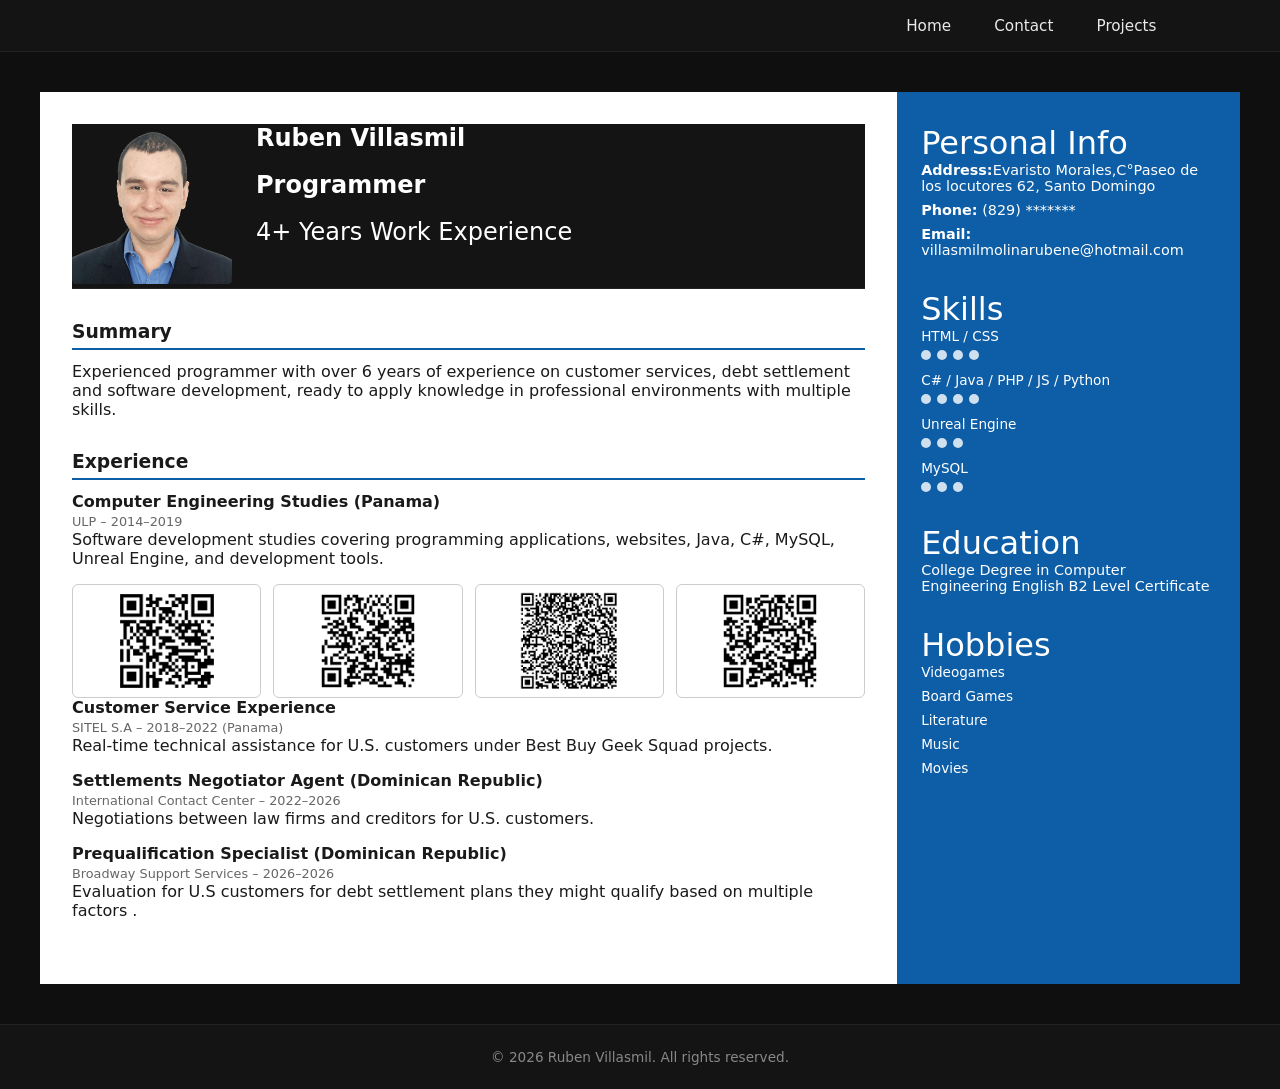
<file: index.html>
<!DOCTYPE html>
<html lang="en">
<head>
  <meta charset="UTF-8" />
  <meta name="viewport" content="width=device-width, initial-scale=1.0" />
  <title>Home</title>
  <link rel="stylesheet" href="assets/css/personal _portfolio.css" />
  <style>
    /* ===============================
       Base Reset
       =============================== */
    *, *::before, *::after {
      box-sizing: border-box;
      margin: 0;
      padding: 0;
    }

    body {
      font-family: system-ui, -apple-system, Segoe UI, Roboto, sans-serif;
      background-color: #0f0f0f;
      color: #eaeaea;
      min-height: 100vh;
      display: flex;
      flex-direction: column;
    }

    a {
      color: inherit;
      text-decoration: none;
    }

    /* ===============================
       Header
       =============================== */
    header {
      background-color: #141414;
      border-bottom: 1px solid #222;
    }

    .nav-container {
      max-width: 1100px;
      margin: 0 auto;
      padding: 1rem 1.5rem;
      display: flex;
      align-items: center;
      justify-content: space-between;
    }

    .logo {
      font-size: 1.2rem;
      font-weight: 600;
      letter-spacing: 0.5px;
    }

    nav ul {
      list-style: none;
      display: flex;
      gap: 1.5rem;
      align-items: center;
    }

    nav li {
      position: relative;
    }

    nav a {
      font-size: 0.95rem;
      padding: 0.4rem 0.6rem;
      transition: color 0.2s ease;
    }

    nav a:hover,
    nav a:focus {
      color: #f0c674;
      outline: none;
    }

    /* ===============================
       Dropdown Menu
       =============================== */
    .dropdown {
      position: absolute;
      top: 130%;
      left: 0;
      min-width: 180px;
      background-color: #1a1a1a;
      border: 1px solid #2a2a2a;
      border-radius: 6px;
      padding: 0.5rem 0;
      opacity: 0;
      visibility: hidden;
      transform: translateY(-8px);
      transition:
        opacity 0.2s ease,
        transform 0.2s ease,
        visibility 0.2s;
      z-index: 100;
    }

    .dropdown a {
      display: block;
      padding: 0.6rem 1rem;
      font-size: 0.9rem;
      white-space: nowrap;
    }

    .dropdown a:hover {
      background-color: #242424;
    }

    /* Show dropdown on hover or focus */
    li:hover > .dropdown,
    li:focus-within > .dropdown {
      opacity: 1;
      visibility: visible;
      transform: translateY(0);
    }

    /* ===============================
       Footer
       =============================== */
    footer {
      background-color: #141414;
      border-top: 1px solid #222;
      padding: 1.5rem;
      text-align: center;
      font-size: 0.85rem;
      color: #888;
    }
  </style>
</head>
<body>

  <!-- Header -->
  <header>
    <div class="nav-container">
      <div class="logo"></div>

      <nav>
        <ul>
          <li><a href="index.html">Home</a></li>
          <li><a href="contact.html">Contact</a></li>

          <li>
            <a href="#" aria-haspopup="true">Projects</a>
            <div class="dropdown" role="menu">
              <a href="#" role="menuitem">Other Websites</a>
              <a href="#" role="menuitem">YouTube</a> 
              <a href="CV-EN-4.pdf" download role="menuitem">CV Download</a>
            </div>
          </li>
        </ul>
      </nav>
    </div>
  </header>

  <!-- Main -->
  <main class="portfolio">

    <!-- LEFT COLUMN -->
    <section class="main-column">

      <!-- HEADER -->
      <header class="profile-header">
        <div class="profile-image">
          <img src="images/PortfolioPictures/yo_transparent (2).png" alt="Profile photo">
        </div>

        <div class="profile-info">
          <h6>Ruben Villasmil</h6>
          <br>
          <h6>Programmer</h6>
          <br>
          <p-experience>4+ Years Work Experience</p-experience>
        </div>
      </header>

      <!-- SUMMARY -->
      <section class="card summary">
        <h3>Summary</h3>
        <p>
          Experienced programmer with over 6 years of experience on customer
          services, debt settlement and software development, ready to apply knowledge in
          professional environments with multiple skills.
        </p>
      </section>

      <!-- EXPERIENCE -->
      <section class="card experience">
        <h3>Experience</h3>

        <article class="job">
          <h4>Computer Engineering Studies (Panama)</h4>
          <span class="job-meta">ULP – 2014–2019</span>
          <p>
            Software development studies covering programming applications,
            websites, Java, C#, MySQL, Unreal Engine, and development tools.
          </p>
        </article>

        <!-- QR GRID -->
        <div class="qr-grid">
          <a href="https://sketchfab.com/rubenvillas" class="qr-button" target="_blank"  rel="noopener">
              <img src="images/PortfolioPictures/QR/sketchfab qr.png" alt="Sketchfab link">
          </a>
          <a href="https://www.youtube.com/@rubenvillasmil7013" class="qr-button" target="_blank"  rel="noopener">
              <img src="images/PortfolioPictures/QR/link principal  youtube.png" alt="youtube link">
          </a>
          <a href="https://2017.spaceappschallenge.org/challenges/ideate-and-create/small-spaces-big-ideas/teams/ecofridome/members" class="qr-button" target="_blank"  rel="noopener">
              <img src="images/PortfolioPictures/QR/NASAQR.png" alt="NASA Space App Link">
          </a>

          <a href="TCV3.pdf" class="qr-button" download> 
              <img src="images/PortfolioPictures/QR/TCV3-QR.png" alt="Download titles">
          </a>

        </div>
<!--=========================================================================================================================================-->     
        <article class="job">
          <h4>Customer Service Experience</h4>
          <span class="job-meta">SITEL S.A – 2018–2022 (Panama)</span>
          <p>
            Real-time technical assistance for U.S. customers under Best Buy
            Geek Squad projects.
          </p>
        </article>

        <article class="job">
          <h4>Settlements Negotiator Agent (Dominican Republic)</h4>
          <span class="job-meta">International Contact Center – 2022–2026</span>
          <p>
            Negotiations between law firms and creditors for U.S. customers.
          </p>
        </article>

         <article class="job">
          <h4>Prequalification Specialist (Dominican Republic)</h4>
          <span class="job-meta">Broadway Support Services – 2026–2026</span>
          <p>
            Evaluation for U.S customers for debt settlement plans they might qualify based on multiple factors .
          </p>
        </article>
        
      </section>

    </section>

    <!-- RIGHT COLUMN -->
    <aside class="sidebar">

      <!-- PERSONAL INFO -->
      <section class="sidebar-block">
        <h7>Personal Info</h7>
        <ul>
          <li><strong>Address:</strong>Evaristo Morales,C°Paseo de los locutores 62, Santo Domingo</li>
          <li><strong>Phone:</strong> (829) *******</li>
          <li><strong>Email:</strong> villasmilmolinarubene@hotmail.com</li>
        </ul>
      </section>

      <!-- SKILLS -->
      <section class="sidebar-block">
        <h7>Skills</h7>

        <div class="skill">
          <span>HTML / CSS</span>
          <div class="dots"><span></span><span></span><span></span><span></span></div>
        </div>

        <div class="skill">
          <span>C# / Java / PHP / JS / Python</span>
          <div class="dots"><span></span><span></span><span></span><span></span></div>
        </div>

        <div class="skill">
          <span>Unreal Engine</span>
          <div class="dots"><span></span><span></span><span></span></div>
        </div>

        <div class="skill">
          <span>MySQL</span>
          <div class="dots"><span></span><span></span><span></span></div>
        </div>
      </section>

      <!-- EDUCATION -->
      <section class="sidebar-block">
        <h7>Education</h7>
        <ul>
          <span>College Degree in Computer Engineering</span>
          <span>English B2 Level Certificate</span>
        </ul>
        
      </section>

      <!-- HOBBIES -->
      <section class="sidebar-block">
        <h7>Hobbies</h7>
        <ul class="hobbies">
          <li>Videogames</li>
          <li>Board Games</li>
          <li>Literature</li>
          <li>Music</li>
          <li>Movies</li>
        </ul>
      </section>

    </aside>

  </main>

  <!-- Footer -->
  <footer>
    © 2026 Ruben Villasmil. All rights reserved.
  </footer>

</body>
</html>
</file>
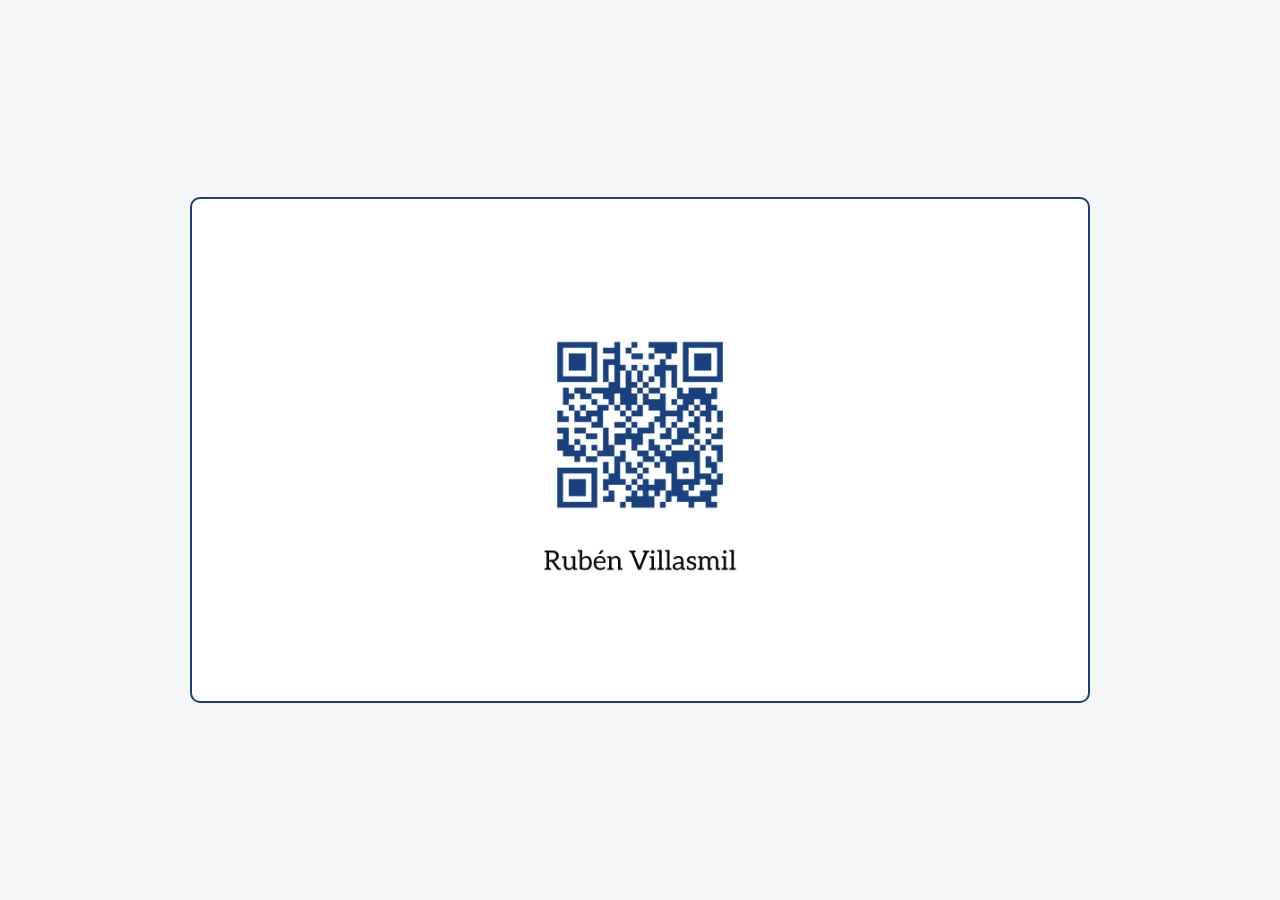
<file: contact.html>
<!DOCTYPE html>
<html lang="en">
<head>
  <meta charset="UTF-8">
  <meta name="viewport" content="width=device-width, initial-scale=1.0">
  <title>Contact Card</title>

  <!-- CSS -->
  <link rel="stylesheet" href="assets/css/Contact-card.css">
</head>
<body>

  <section class="contact-section">

    <div class="contact-card">

      <div class="card-inner">

        <!-- FRONT FACE -->
        <div class="card-face card-front">
          <div class="front-card-wrapper">

            <!-- Front QR -->
            <img
              src="images/Contact Card/page-1.png"
             
              class="front-qr"
            >

            <!-- Optional text below QR -->
           <!-- <div class="front-text">
              Scan to save my contact
            </div>-->

          </div>
        </div>

        <!-- BACK FACE -->
        <div class="card-face card-back">
          <div class="back-card-wrapper">

            <!-- Background image -->
            <img
              src="images/Contact Card/page-2.png"
              alt="Contact details and certificates"
              class="back-card-image"
            >

            <!-- Top-left QR (external link) -->
            <a
              href="CV-EN-2.pdf"
              class="qr-hotspot qr-top-left"
              target="_blank"
              rel="noopener noreferrer"
              aria-label="Open CV PDF"
            ></a>

            <!-- Bottom-right QR (download) -->
            <a
              href="TC-V3.pdf"
              class="qr-hotspot qr-bottom-right"
              download
              aria-label="Download certificates"
            ></a>

          </div>
        </div>

      </div>

    </div>

  </section>

</body>
</html>
</file>
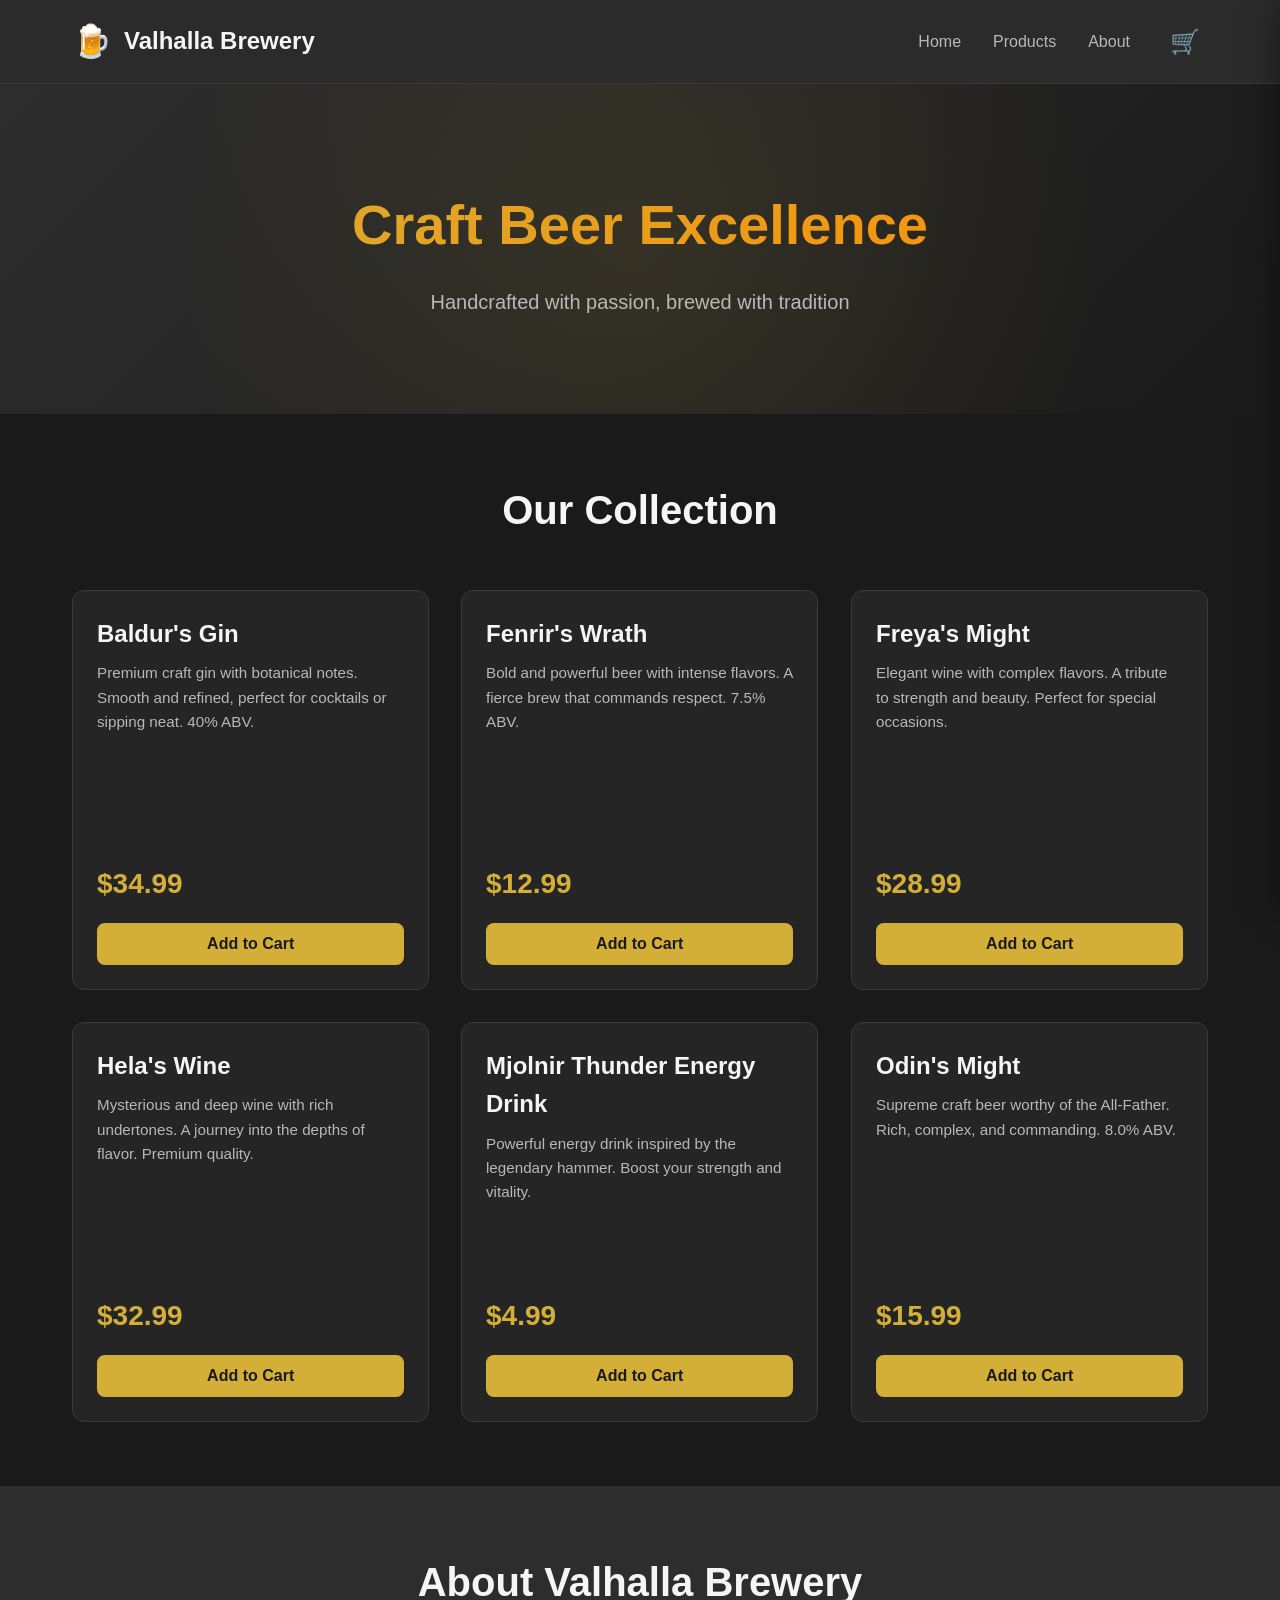
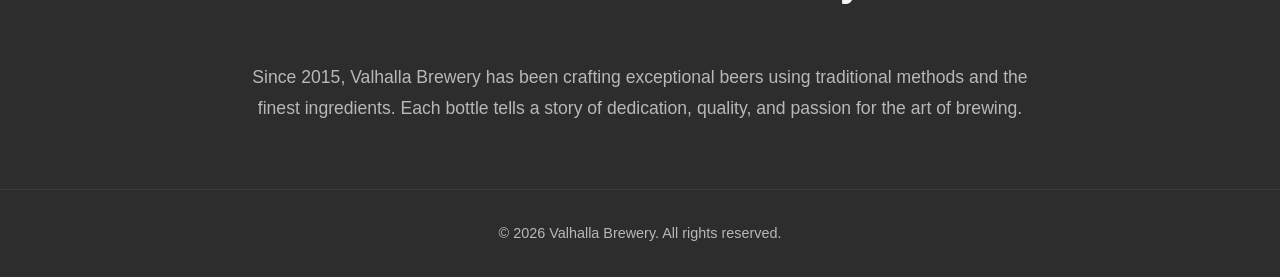
<file: valhalla-Brewery.html>
<!doctype html>
<html lang="en">
<head>
  <meta charset="utf-8" />
  <meta name="viewport" content="width=device-width,initial-scale=1" />
  <title>Valhalla Brewery — Craft Beer Collection</title>
  <meta name="description" content="Premium craft brewery offering handcrafted beers with rich flavors and exceptional quality." />
  <link rel="stylesheet" href="brewery-styles.css">
  <link rel="stylesheet" href="hover-effects.css">
</head>
<body>
  <header class="brewery-header">
    <div class="header-container">
      <a href="index.html" class="brewery-logo">
        <span class="logo-icon">🍺</span>
        <span class="logo-text">Valhalla Brewery</span>
      </a>
      <nav class="brewery-nav">
        <a href="index.html" class="nav-link">Home</a>
        <a href="#products" class="nav-link">Products</a>
        <a href="#about" class="nav-link">About</a>
        <button class="cart-icon-btn" id="cart-toggle" aria-label="Shopping cart">
          <span class="cart-icon">🛒</span>
          <span class="cart-badge" id="cart-badge">0</span>
        </button>
      </nav>
    </div>
  </header>

  <main>
    <section class="hero-section">
      <div class="hero-content">
        <h1 class="hero-title">Craft Beer Excellence</h1>
        <p class="hero-subtitle">Handcrafted with passion, brewed with tradition</p>
      </div>
    </section>

    <section id="products" class="products-section">
      <div class="container">
        <h2 class="section-title">Our Collection</h2>
        <div class="products-grid" id="products-grid">
          <!-- Products will be dynamically generated -->
        </div>
      </div>
    </section>

    <section id="about" class="about-section">
      <div class="container">
        <h2 class="section-title">About Valhalla Brewery</h2>
        <p class="about-text">
          Since 2015, Valhalla Brewery has been crafting exceptional beers using traditional methods 
          and the finest ingredients. Each bottle tells a story of dedication, quality, and passion 
          for the art of brewing.
        </p>
      </div>
    </section>
  </main>

  <!-- Cart Sidebar -->
  <div class="cart-overlay" id="cart-overlay"></div>
  <aside class="cart-sidebar" id="cart-sidebar">
    <div class="cart-header">
      <h2 class="cart-title">Your Cart</h2>
      <button class="cart-close" id="cart-close" aria-label="Close cart">×</button>
    </div>
    <div class="cart-content" id="cart-content">
      <div class="cart-empty" id="cart-empty">
        <p>Your cart is empty</p>
      </div>
      <div class="cart-items" id="cart-items"></div>
    </div>
    <div class="cart-footer" id="cart-footer">
      <div class="cart-total">
        <span class="total-label">Total:</span>
        <span class="total-amount" id="cart-total">$0.00</span>
      </div>
      <button class="checkout-btn" id="checkout-btn" disabled>Checkout</button>
    </div>
  </aside>

  <footer class="brewery-footer">
    <div class="container">
      <p>&copy; <span id="year"></span> Valhalla Brewery. All rights reserved.</p>
    </div>
  </footer>

  <script src="cart.js"></script>
</body>
</html>
</file>
<file: assets/css/personal _portfolio.css>
/* RESET */
* {
  margin: 0;
  padding: 0;
  box-sizing: border-box;
}

body {
  font-family: system-ui, sans-serif;
  background: #f4f6f8;
  color: #1a1a1a;
}

/* MAIN GRID */
.portfolio {
  display: grid;
  grid-template-columns: 2.5fr 1fr;
  max-width: 1200px;
  margin: 40px auto;
  background: #ffffff;
}

.portfolio h1, h2, h3, h4, p {
  color: #1a1a1a;

}
.portfolio h6, p-experience{
  color: #ffffff;
  font-size: 150%;
}

.portfolio h7{
   color: #ffffff;
   font-size: 200%;
   font-style: normal;
}

/* LEFT COLUMN */
.main-column {
  padding: 32px;
}

/* HEADER */
.profile-header {
  display: flex;
  gap: 24px;
  margin-bottom: 32px;
}

.profile-image img {
  width: 160px;
  height: auto;
  border-radius: 4px;
}

.profile-info h1 {
  font-size: 2rem;
}

.profile-info h2 {
  font-weight: 400;
  color: #555;
}

.profile-info p {
  margin-top: 8px;
  font-size: 0.9rem;
}

/* CARDS */
.card {
  margin-bottom: 32px;
}

.card h3 {
  margin-bottom: 12px;
  border-bottom: 2px solid #0d5ea6;
  padding-bottom: 6px;
}

/* EXPERIENCE */
.job {
  margin-bottom: 16px;
}

.job-meta {
  font-size: 0.8rem;
  color: #666;
}

/* QR GRID */
.qr-grid {
  display: grid;
  grid-template-columns: repeat(4, 1fr);
  gap: 12px;
  
}

.qr-button {
  display: inline-flex;
  align-items: center;
  justify-content: center;
  padding: 6px;
  border-radius: 6px;
  background: #ffffff;
  border: 1px solid #ccc;
  text-decoration: none;
}

.qr-button img {
  width: 100%;
  max-width: 100px;
  aspect-ratio: 1 / 1;
  object-fit: contain;
}

/* Hover / Focus */
.qr-button:hover,
.qr-button:focus-visible {
  border-color: #0d5ea6;
  box-shadow: 0 0 0 2px rgba(13,94,166,0.2);
}


/* SIDEBAR */
.sidebar {
  background: #0d5ea6;
  color: white;
  padding: 32px 24px;
}

.sidebar-block {
  margin-bottom: 32px;
}

.sidebar-block h3 {
  margin-bottom: 12px;
  border-bottom: 1px solid rgba(255,255,255,0.4);
  padding-bottom: 6px;
}

.sidebar ul {
  list-style: none;
  font-size: 0.9rem;
}

.sidebar li {
  margin-bottom: 8px;
}

/* SKILLS */
.skill {
  margin-bottom: 12px;
}

.skill span {
  display: block;
  font-size: 0.85rem;
}

.dots {
  display: flex;
  gap: 6px;
  margin-top: 6px;
}

.dots span {
  width: 10px;
  height: 10px;
  background: white;
  border-radius: 50%;
  opacity: 0.8;
}

/* HOBBIES */
.hobbies li {
  font-size: 0.85rem;
}
</file>
<file: assets/css/Contact-card.css>
/* BASIC RESET */
* {
  margin: 0;
  padding: 0;
  box-sizing: border-box;
}

body {
  min-height: 100vh;
  display: flex;
  align-items: center;
  justify-content: center;
  background: #f4f6f8;
  font-family: system-ui, sans-serif;
}

/* SECTION WRAPPER */
.contact-section {
  min-height: 100vh;
  padding: 2rem;
  display: flex;
  align-items: center;
  justify-content: center;
  
}


/* CARD CONTAINER (Perspective lives here) */
.contact-card {
  width: min(90vw, 900px);   /* Bigger on desktop */
  aspect-ratio: 16 / 9;
  perspective: 1200px;
  
}


/* INNER WRAPPER */
.card-inner {
  position: relative;
  width: 100%;
  height: 100%;
  transform-style: preserve-3d;
  transition: transform 0.8s ease;
 
}


/* FLIP ON HOVER */
.contact-card:hover .card-inner {
  transform: rotateX(180deg);
}

.contact-card:hover .card-inner .back-card-wrapper{
  transform: rotateX(360deg);
}


/* CARD FACES */
.card-face {
  position: absolute;
  inset: 0;
  backface-visibility: hidden;
  transform-style: preserve-3d;
  border-radius: 10px;
  overflow: hidden;

  border: 2px solid #1b3f7a;   /* ← border goes here */

  overflow: hidden;
   background: #ffffff;
  
}

.card-back {
  transform: rotateX(180deg) translateZ(1px);
  background: #ffffff;
}



.front-card-wrapper {
  height: 100%;
  width: 100%;
  display: flex;
  flex-direction: column;
  justify-content: center;
  align-items: center;
  text-align: center;
  padding: 1.5rem;
  gap: 1rem;
}

.front-qr {
  width: 40%;
  max-width: 280px;
  min-width: 160px;
  aspect-ratio: 1 / 1;
  object-fit: cover;
}


.back-card-wrapper {
  position: relative;
  width: 100%;
  height: 100%;
}

.back-card-image {
  width: 100%;
  height: 100%;
  object-fit: contain;
  display: block;
}


.qr-hotspot {
  position: absolute;
  cursor: pointer;
}

.qr-top-left {
  top: 2%;
  left: 7.5%;
  width: 25%;
  aspect-ratio: 1 / 1;
}

.qr-bottom-right {
  bottom: 3%;
  right: 9%;
  width: 25%;
  aspect-ratio: 1 / 1;
}

.qr-hotspot :hover {
  outline-color: aqua;
}

@media (max-width: 768px) {
  .contact-card {
    width: 95vw;
    aspect-ratio: 3 / 4; /* Better for phones */
  }

  .front-qr {
    width: 65%;
  }

  .qr-top-left,
  .qr-bottom-right {
    width: 32%;
  }
}
















/* MOBILE: TAP FRIENDLY */
@media (hover: none) {
  .contact-card:active .card-inner {
    transform: rotateX(180deg);
  }
}
</file>
<file: brewery-styles.css>
/* CSS Variables - Brewery Theme */
:root {
  --bg-primary: #1a1a1a;
  --bg-secondary: #2d2d2d;
  --bg-card: #252525;
  --text-primary: #f5f5f5;
  --text-secondary: #b8b8b8;
  --accent-gold: #d4af37;
  --accent-amber: #ff8c00;
  --accent-dark: #8b6914;
  --border-color: #3a3a3a;
  --shadow-sm: 0 2px 8px rgba(0, 0, 0, 0.3);
  --shadow-md: 0 4px 16px rgba(0, 0, 0, 0.4);
  --shadow-lg: 0 8px 32px rgba(0, 0, 0, 0.5);
  --radius: 12px;
  --transition: all 0.3s cubic-bezier(0.22, 1, 0.36, 1);
}

* {
  box-sizing: border-box;
  margin: 0;
  padding: 0;
}

html, body {
  height: 100%;
  font-family: 'Inter', -apple-system, BlinkMacSystemFont, 'Segoe UI', Roboto, Oxygen, Ubuntu, sans-serif;
  background: var(--bg-primary);
  color: var(--text-primary);
  line-height: 1.6;
  -webkit-font-smoothing: antialiased;
  -moz-osx-font-smoothing: grayscale;
}

.container {
  max-width: 1200px;
  margin: 0 auto;
  padding: 0 2rem;
}

/* Header */
.brewery-header {
  background: var(--bg-secondary);
  border-bottom: 1px solid var(--border-color);
  padding: 1rem 0;
  position: sticky;
  top: 0;
  z-index: 100;
  backdrop-filter: blur(10px);
  background: rgba(45, 45, 45, 0.95);
}

.header-container {
  max-width: 1200px;
  margin: 0 auto;
  padding: 0 2rem;
  display: flex;
  align-items: center;
  justify-content: space-between;
}

.brewery-logo {
  display: flex;
  align-items: center;
  gap: 0.75rem;
  text-decoration: none;
  color: var(--text-primary);
  font-size: 1.5rem;
  font-weight: 700;
  transition: var(--transition);
}

.brewery-logo:hover {
  color: var(--accent-gold);
}

.logo-icon {
  font-size: 2rem;
}

.brewery-nav {
  display: flex;
  align-items: center;
  gap: 2rem;
}

.nav-link {
  color: var(--text-secondary);
  text-decoration: none;
  font-weight: 500;
  transition: var(--transition);
  position: relative;
}

.nav-link:hover {
  color: var(--accent-gold);
}

.nav-link::after {
  content: '';
  position: absolute;
  bottom: -4px;
  left: 0;
  width: 0;
  height: 2px;
  background: var(--accent-gold);
  transition: width 0.3s ease;
}

.nav-link:hover::after {
  width: 100%;
}

.cart-icon-btn {
  position: relative;
  background: transparent;
  border: none;
  cursor: pointer;
  padding: 0.5rem;
  font-size: 1.5rem;
  color: var(--text-primary);
  transition: var(--transition);
}

.cart-icon-btn:hover {
  color: var(--accent-gold);
  transform: scale(1.1);
}

.cart-badge {
  position: absolute;
  top: 0;
  right: 0;
  background: var(--accent-gold);
  color: var(--bg-primary);
  border-radius: 50%;
  width: 20px;
  height: 20px;
  display: flex;
  align-items: center;
  justify-content: center;
  font-size: 0.75rem;
  font-weight: 700;
  transform: translate(25%, -25%);
}

/* Hero Section */
.hero-section {
  background: linear-gradient(135deg, var(--bg-secondary) 0%, var(--bg-primary) 100%);
  padding: 6rem 2rem;
  text-align: center;
  position: relative;
  overflow: hidden;
}

.hero-section::before {
  content: '';
  position: absolute;
  top: 0;
  left: 0;
  right: 0;
  bottom: 0;
  background: radial-gradient(circle at 50% 50%, rgba(212, 175, 55, 0.1) 0%, transparent 70%);
  pointer-events: none;
}

.hero-content {
  position: relative;
  z-index: 1;
}

.hero-title {
  font-size: 3.5rem;
  font-weight: 800;
  margin-bottom: 1rem;
  background: linear-gradient(135deg, var(--accent-gold) 0%, var(--accent-amber) 100%);
  -webkit-background-clip: text;
  -webkit-text-fill-color: transparent;
  background-clip: text;
}

.hero-subtitle {
  font-size: 1.25rem;
  color: var(--text-secondary);
  font-weight: 300;
}

/* Products Section */
.products-section {
  padding: 4rem 0;
  min-height: 60vh;
}

.section-title {
  font-size: 2.5rem;
  font-weight: 700;
  margin-bottom: 3rem;
  text-align: center;
  color: var(--text-primary);
}

.products-grid {
  display: grid;
  grid-template-columns: repeat(auto-fill, minmax(280px, 1fr));
  gap: 2rem;
  perspective: 1000px;
}

/* Product Card */
.product-card {
  background: var(--bg-card);
  border: 1px solid var(--border-color);
  border-radius: var(--radius);
  padding: 1.5rem;
  position: relative;
  overflow: visible;
  transition: var(--transition);
  cursor: pointer;
  display: flex;
  flex-direction: column;
  min-height: 400px;
}

.product-card:hover {
  border-color: var(--accent-gold);
  box-shadow: var(--shadow-lg);
  transform: translateY(-4px);
}

.product-info {
  flex: 1;
  display: flex;
  flex-direction: column;
  z-index: 2;
  position: relative;
}

.product-name {
  font-size: 1.5rem;
  font-weight: 700;
  margin-bottom: 0.5rem;
  color: var(--text-primary);
}

.product-description {
  color: var(--text-secondary);
  font-size: 0.95rem;
  margin-bottom: 1rem;
  line-height: 1.6;
  flex: 1;
}

.product-price {
  font-size: 1.75rem;
  font-weight: 700;
  color: var(--accent-gold);
  margin-bottom: 1rem;
}

.add-to-cart-btn {
  background: var(--accent-gold);
  color: var(--bg-primary);
  border: none;
  padding: 0.75rem 1.5rem;
  border-radius: 8px;
  font-weight: 600;
  font-size: 1rem;
  cursor: pointer;
  transition: var(--transition);
  position: relative;
  z-index: 3;
  width: 100%;
}

.add-to-cart-btn:hover {
  background: var(--accent-amber);
  transform: scale(1.05);
  box-shadow: 0 4px 12px rgba(212, 175, 55, 0.4);
}

.add-to-cart-btn:active {
  transform: scale(0.98);
}

/* About Section */
.about-section {
  padding: 4rem 0;
  background: var(--bg-secondary);
}

.about-text {
  max-width: 800px;
  margin: 0 auto;
  text-align: center;
  font-size: 1.1rem;
  color: var(--text-secondary);
  line-height: 1.8;
}

/* Footer */
.brewery-footer {
  background: var(--bg-secondary);
  border-top: 1px solid var(--border-color);
  padding: 2rem 0;
  text-align: center;
  color: var(--text-secondary);
  font-size: 0.9rem;
}

/* Cart Sidebar */
.cart-overlay {
  position: fixed;
  top: 0;
  left: 0;
  right: 0;
  bottom: 0;
  background: rgba(0, 0, 0, 0.7);
  backdrop-filter: blur(4px);
  z-index: 998;
  opacity: 0;
  visibility: hidden;
  transition: opacity 0.3s ease, visibility 0.3s ease;
}

.cart-overlay.active {
  opacity: 1;
  visibility: visible;
}

.cart-sidebar {
  position: fixed;
  top: 0;
  right: 0;
  width: 400px;
  max-width: 90vw;
  height: 100vh;
  background: var(--bg-secondary);
  border-left: 1px solid var(--border-color);
  z-index: 999;
  display: flex;
  flex-direction: column;
  transform: translateX(100%);
  transition: transform 0.4s cubic-bezier(0.22, 1, 0.36, 1);
  box-shadow: var(--shadow-lg);
}

.cart-sidebar.active {
  transform: translateX(0);
}

.cart-header {
  padding: 1.5rem;
  border-bottom: 1px solid var(--border-color);
  display: flex;
  align-items: center;
  justify-content: space-between;
}

.cart-title {
  font-size: 1.5rem;
  font-weight: 700;
  color: var(--text-primary);
}

.cart-close {
  background: transparent;
  border: none;
  color: var(--text-secondary);
  font-size: 2rem;
  cursor: pointer;
  width: 32px;
  height: 32px;
  display: flex;
  align-items: center;
  justify-content: center;
  border-radius: 4px;
  transition: var(--transition);
}

.cart-close:hover {
  background: var(--bg-card);
  color: var(--text-primary);
}

.cart-content {
  flex: 1;
  overflow-y: auto;
  padding: 1rem;
}

.cart-empty {
  text-align: center;
  padding: 3rem 1rem;
  color: var(--text-secondary);
}

.cart-items {
  display: flex;
  flex-direction: column;
  gap: 1rem;
}

.cart-item {
  background: var(--bg-card);
  border: 1px solid var(--border-color);
  border-radius: var(--radius);
  padding: 1rem;
  display: flex;
  gap: 1rem;
}

.cart-item-info {
  flex: 1;
}

.cart-item-name {
  font-weight: 600;
  color: var(--text-primary);
  margin-bottom: 0.25rem;
}

.cart-item-price {
  color: var(--accent-gold);
  font-size: 0.9rem;
}

.cart-item-controls {
  display: flex;
  align-items: center;
  gap: 0.75rem;
  margin-top: 0.5rem;
}

.quantity-btn {
  background: var(--bg-primary);
  border: 1px solid var(--border-color);
  color: var(--text-primary);
  width: 28px;
  height: 28px;
  border-radius: 4px;
  cursor: pointer;
  display: flex;
  align-items: center;
  justify-content: center;
  transition: var(--transition);
}

.quantity-btn:hover {
  background: var(--accent-gold);
  border-color: var(--accent-gold);
  color: var(--bg-primary);
}

.quantity-display {
  min-width: 30px;
  text-align: center;
  font-weight: 600;
}

.remove-item-btn {
  background: transparent;
  border: none;
  color: #ff4444;
  cursor: pointer;
  padding: 0.25rem 0.5rem;
  border-radius: 4px;
  transition: var(--transition);
  font-size: 0.9rem;
}

.remove-item-btn:hover {
  background: rgba(255, 68, 68, 0.1);
}

.cart-footer {
  padding: 1.5rem;
  border-top: 1px solid var(--border-color);
  background: var(--bg-card);
}

.cart-total {
  display: flex;
  justify-content: space-between;
  align-items: center;
  margin-bottom: 1rem;
  font-size: 1.25rem;
}

.total-label {
  font-weight: 600;
  color: var(--text-primary);
}

.total-amount {
  font-weight: 700;
  color: var(--accent-gold);
  font-size: 1.5rem;
}

.checkout-btn {
  width: 100%;
  background: var(--accent-gold);
  color: var(--bg-primary);
  border: none;
  padding: 1rem;
  border-radius: 8px;
  font-weight: 700;
  font-size: 1.1rem;
  cursor: pointer;
  transition: var(--transition);
}

.checkout-btn:hover:not(:disabled) {
  background: var(--accent-amber);
  transform: translateY(-2px);
  box-shadow: 0 4px 12px rgba(212, 175, 55, 0.4);
}

.checkout-btn:disabled {
  opacity: 0.5;
  cursor: not-allowed;
}

/* Responsive */
@media (max-width: 768px) {
  .hero-title {
    font-size: 2.5rem;
  }

  .products-grid {
    grid-template-columns: repeat(auto-fill, minmax(240px, 1fr));
    gap: 1.5rem;
  }

  .cart-sidebar {
    width: 100%;
    max-width: 100vw;
  }

  .brewery-nav {
    gap: 1rem;
  }
}
</file>
<file: hover-effects.css>
/* 3D Hover Animation for Product Images */

/* Product Image Container - Hidden by default, positioned below card */
.product-image-container {
  position: absolute;
  bottom: -20px;
  left: 50%;
  transform: translateX(-50%) translateY(40px) translateZ(0);
  width: 120px;
  min-height: 200px;
  opacity: 0;
  pointer-events: none;
  z-index: 1;
  transition: none;
  will-change: transform, opacity;
}

/* Product Image - The actual bottle/image */
.product-image {
  width: 100%;
  height: 100%;
  object-fit: contain;
  filter: drop-shadow(0 8px 16px rgba(0, 0, 0, 0.4));
  transform: rotateX(0deg);
  transition: transform 0.4s cubic-bezier(0.22, 1, 0.36, 1);
}

/* Hover State - Card is hovered */
.product-card:hover .product-image-container {
  opacity: 1;
  transform: translateX(-50%) translateY(-60px) translateZ(20px);
  transition: transform 0.5s cubic-bezier(0.22, 1, 0.36, 1),
              opacity 0.5s cubic-bezier(0.22, 1, 0.36, 1);
}

/* Subtle rotation on hover for 3D effect */
.product-card:hover .product-image {
  transform: rotateX(-5deg) rotateY(5deg);
}

/* Ensure card content remains readable during hover */
.product-card:hover .product-info {
  transform: translateY(0);
}

/* GPU Acceleration - Force hardware acceleration */
.product-image-container,
.product-image {
  transform-style: preserve-3d;
  backface-visibility: hidden;
  -webkit-backface-visibility: hidden;
}

/* Smooth exit animation when hover ends */
.product-card:not(:hover) .product-image-container {
  transition: transform 0.4s cubic-bezier(0.22, 1, 0.36, 1),
              opacity 0.4s cubic-bezier(0.22, 1, 0.36, 1);
}

/* Optional: Slight scale effect on image during hover */
.product-card:hover .product-image {
  transform: rotateX(-5deg) rotateY(5deg) scale(1.05);
}

/* Mobile fallback - Show image statically on touch devices */
@media (hover: none) {
  .product-image-container {
    position: relative;
    bottom: auto;
    left: auto;
    transform: none;
    opacity: 1;
    width: 100%;
    height: 180px;
    margin: 1rem 0;
    order: -1;
  }

  .product-image {
    transform: none;
  }

  .product-card {
    min-height: auto;
  }
}

/* Ensure no layout shift during animation */
.product-card {
  contain: layout style paint;
}

/* Enhanced shadow during hover for depth */
.product-card:hover .product-image-container {
  filter: drop-shadow(0 12px 24px rgba(0, 0, 0, 0.5));
}

/* Product Slogan Container - Hidden by default, positioned below main image */
.product-slogan-container {
  position: absolute;
  top: calc(100% + 20px);
  left: 50%;
  transform: translateX(-50%) translateY(60px) translateZ(0);
  width: 200px;
  max-width: 90%;
  opacity: 0;
  pointer-events: none;
  z-index: 2;
  transition: none;
  will-change: transform, opacity;
}

/* Product Slogan Image */
.product-slogan {
  width: 100%;
  height: auto;
  object-fit: contain;
  filter: drop-shadow(0 4px 8px rgba(0, 0, 0, 0.3));
  transition: transform 0.4s cubic-bezier(0.22, 1, 0.36, 1);
}

/* Hover State - Slogan rises and becomes visible below the main image */
.product-card:hover .product-slogan-container {
  opacity: 1;
  transform: translateX(-50%) translateY(10px) translateZ(10px);
  transition: transform 0.5s cubic-bezier(0.22, 1, 0.36, 1),
              opacity 0.5s cubic-bezier(0.22, 1, 0.36, 1);
}

/* Smooth exit animation when hover ends */
.product-card:not(:hover) .product-slogan-container {
  transition: transform 0.4s cubic-bezier(0.22, 1, 0.36, 1),
              opacity 0.4s cubic-bezier(0.22, 1, 0.36, 1);
}

/* GPU Acceleration for slogan */
.product-slogan-container,
.product-slogan {
  transform-style: preserve-3d;
  backface-visibility: hidden;
  -webkit-backface-visibility: hidden;
}

/* Mobile fallback for slogan */
@media (hover: none) {
  .product-slogan-container {
    position: relative;
    bottom: auto;
    left: auto;
    transform: none;
    opacity: 1;
    width: 100%;
    margin: 0.5rem 0;
  }

  .product-slogan {
    transform: none;
  }
}
</file>
